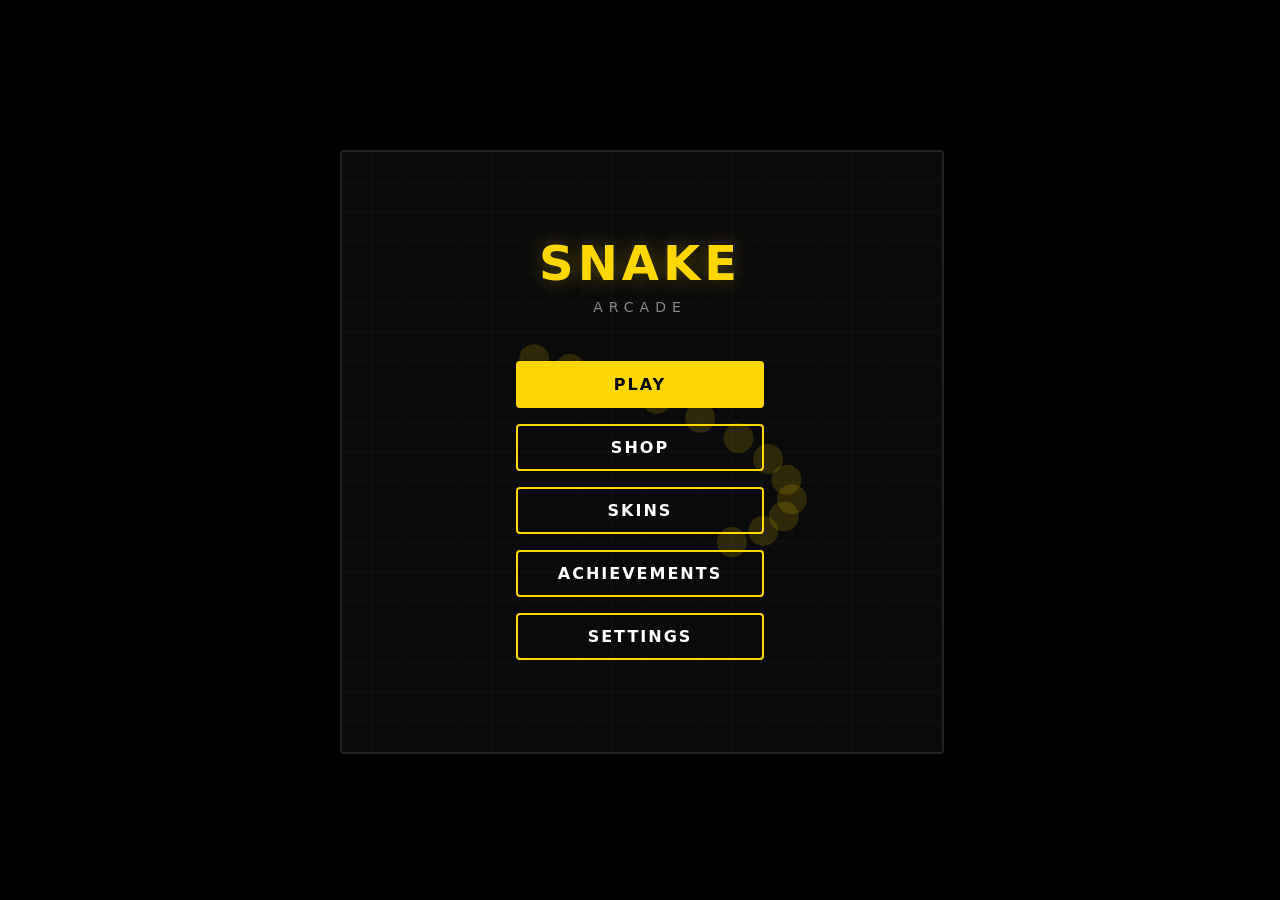
<file: index.html>
<!DOCTYPE html>
<html lang="en">
<head>
    <meta charset="UTF-8">
    <meta name="viewport" content="width=device-width, initial-scale=1.0">
    <title>Snake Arcade</title>
    <link rel="stylesheet" href="css/style.css">
</head>
<body>
    <div id="game-container">
        <canvas id="game-canvas"></canvas>

        <!-- Menu -->
        <div id="screen-menu" class="screen active">
            <div class="game-title">Snake</div>
            <div class="game-subtitle">Arcade</div>
            <div class="menu-buttons">
                <button id="btn-play" class="btn btn-primary">Play</button>
                <button id="btn-shop" class="btn">Shop</button>
                <button id="btn-skins" class="btn">Skins</button>
                <button id="btn-achievements" class="btn">Achievements</button>
                <button id="btn-settings" class="btn">Settings</button>
            </div>
        </div>

        <!-- Playing (empty - HUD drawn on canvas) -->
        <div id="screen-playing" class="screen"></div>

        <!-- Paused -->
        <div id="screen-paused" class="screen">
            <div class="pause-panel">
                <div class="pause-title">Paused</div>
                <button id="btn-resume" class="btn btn-primary">Resume</button>
                <button id="btn-quit" class="btn">Quit</button>
            </div>
        </div>

        <!-- Results -->
        <div id="screen-results" class="screen">
            <div class="results-panel">
                <div class="results-title">Game Over</div>
                <div id="result-high"></div>
                <div class="results-grid">
                    <div class="result-item">
                        <div class="result-label">Score</div>
                        <div class="result-value" id="result-score">0</div>
                    </div>
                    <div class="result-item">
                        <div class="result-label">Coins</div>
                        <div class="result-value coins" id="result-coins">+0</div>
                    </div>
                    <div class="result-item">
                        <div class="result-label">Length</div>
                        <div class="result-value" id="result-length">0</div>
                    </div>
                    <div class="result-item">
                        <div class="result-label">Food</div>
                        <div class="result-value" id="result-food">0</div>
                    </div>
                </div>
                <button id="btn-play-again" class="btn btn-primary">Play Again</button>
                <button id="btn-to-menu" class="btn">Menu</button>
            </div>
        </div>

        <!-- Settings -->
        <div id="screen-settings" class="screen">
            <div class="settings-panel">
                <div class="settings-title">Settings</div>
                <div class="settings-group">
                    <button id="btn-sound" class="btn">Sound: ON</button>
                    <button id="btn-difficulty" class="btn">Difficulty: Normal</button>
                </div>
                <div class="controls-info">
                    Arrow Keys / WASD — Move<br>
                    Escape — Pause
                </div>
                <br>
                <button id="btn-reset" class="btn btn-small btn-danger">Reset Progress</button>
                <br><br>
                <button id="btn-back-settings" class="btn btn-small">Back</button>
            </div>
        </div>

        <!-- Shop -->
        <div id="screen-shop" class="screen">
            <div class="shop-panel">
                <div class="shop-title">Shop</div>
                <div class="shop-coins">Coins: <span id="shop-coins">0</span></div>
                <div class="skin-grid" id="shop-grid"></div>
                <button id="btn-back-shop" class="btn btn-small">Back</button>
            </div>
        </div>

        <!-- Skins -->
        <div id="screen-skins" class="screen">
            <div class="skins-panel">
                <div class="shop-title">Skins</div>
                <div class="skin-grid" id="skins-grid"></div>
                <button id="btn-back-skins" class="btn btn-small">Back</button>
            </div>
        </div>

        <!-- Achievements -->
        <div id="screen-achievements" class="screen">
            <div class="achievements-panel">
                <div class="achievements-title">Achievements</div>
                <div class="achievements-grid" id="achievements-grid"></div>
                <button id="btn-back-achievements" class="btn btn-small">Back</button>
            </div>
        </div>
    </div>

    <!-- Scripts (order matters: dependencies first) -->
    <script src="js/constants.js"></script>
    <script src="js/utils.js"></script>
    <script src="js/persistence.js"></script>
    <script src="js/state.js"></script>
    <script src="js/audio.js"></script>
    <script src="js/input.js"></script>
    <script src="js/particles.js"></script>
    <script src="js/renderer.js"></script>
    <script src="js/achievements.js"></script>
    <script src="js/shop.js"></script>
    <script src="js/screens.js"></script>
    <script src="js/game.js"></script>
    <script src="js/main.js"></script>
</body>
</html>
</file>
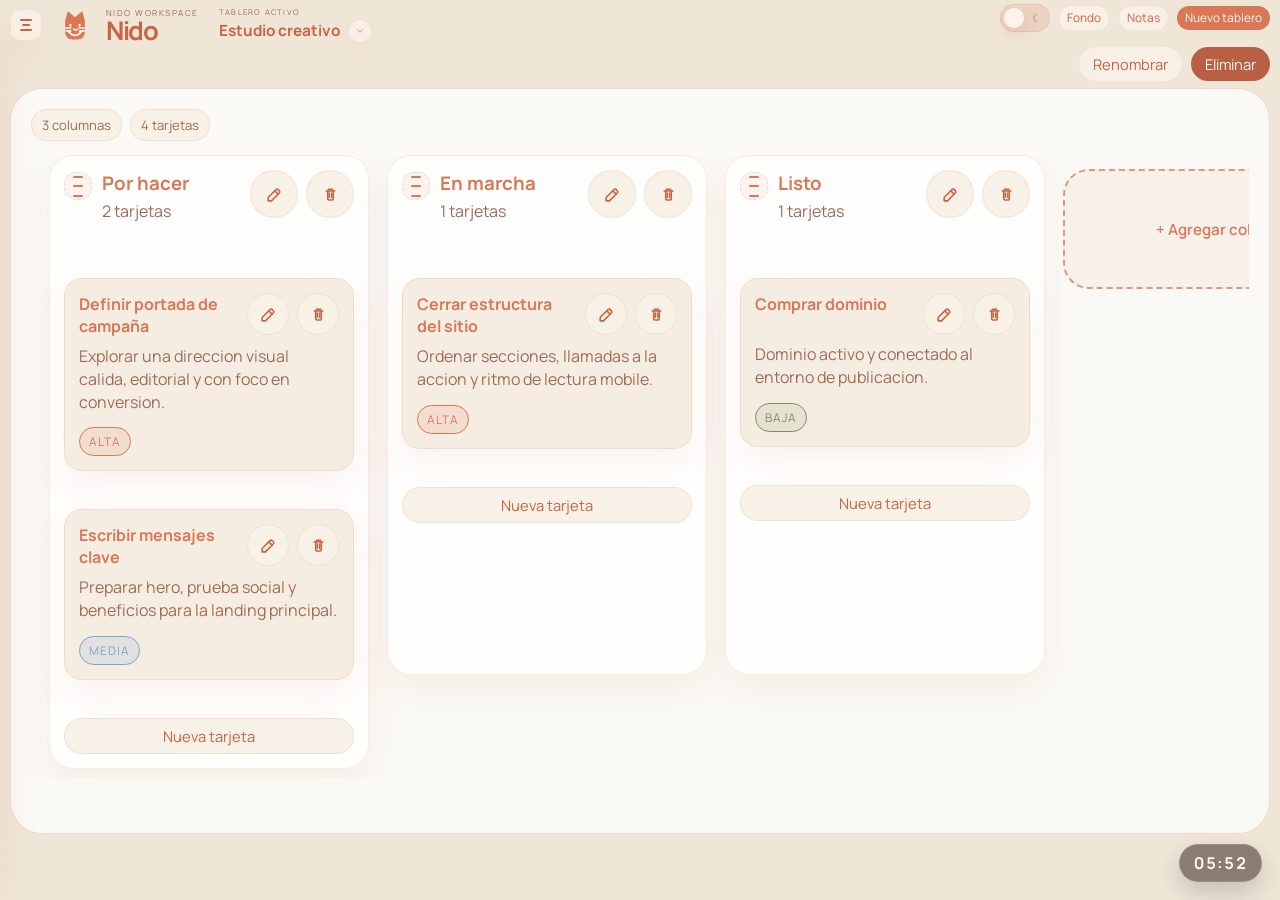
<file: taskboard 5.4/index.html>
<!DOCTYPE html>
<html lang="es">
  <head>
    <meta charset="UTF-8" />
    <meta name="viewport" content="width=device-width, initial-scale=1.0" />
    <title>Nido</title>
    <link rel="preconnect" href="https://fonts.googleapis.com" />
    <link rel="preconnect" href="https://fonts.gstatic.com" crossorigin />
    <link
      href="https://fonts.googleapis.com/css2?family=Manrope:wght@400;500;600;700;800&display=swap"
      rel="stylesheet"
    />
    <link rel="stylesheet" href="./styles.css" />
    <script defer src="./src/config.js"></script>
    <script defer src="./src/core/storage.js"></script>
    <script defer src="./src/ui/app.js"></script>
    <script defer src="./src/main.js"></script>
  </head>
  <body>
    <div id="app-root"></div>
    <dialog class="app-dialog" id="dialog-root" aria-label="Panel"></dialog>
  </body>
</html>
</file>
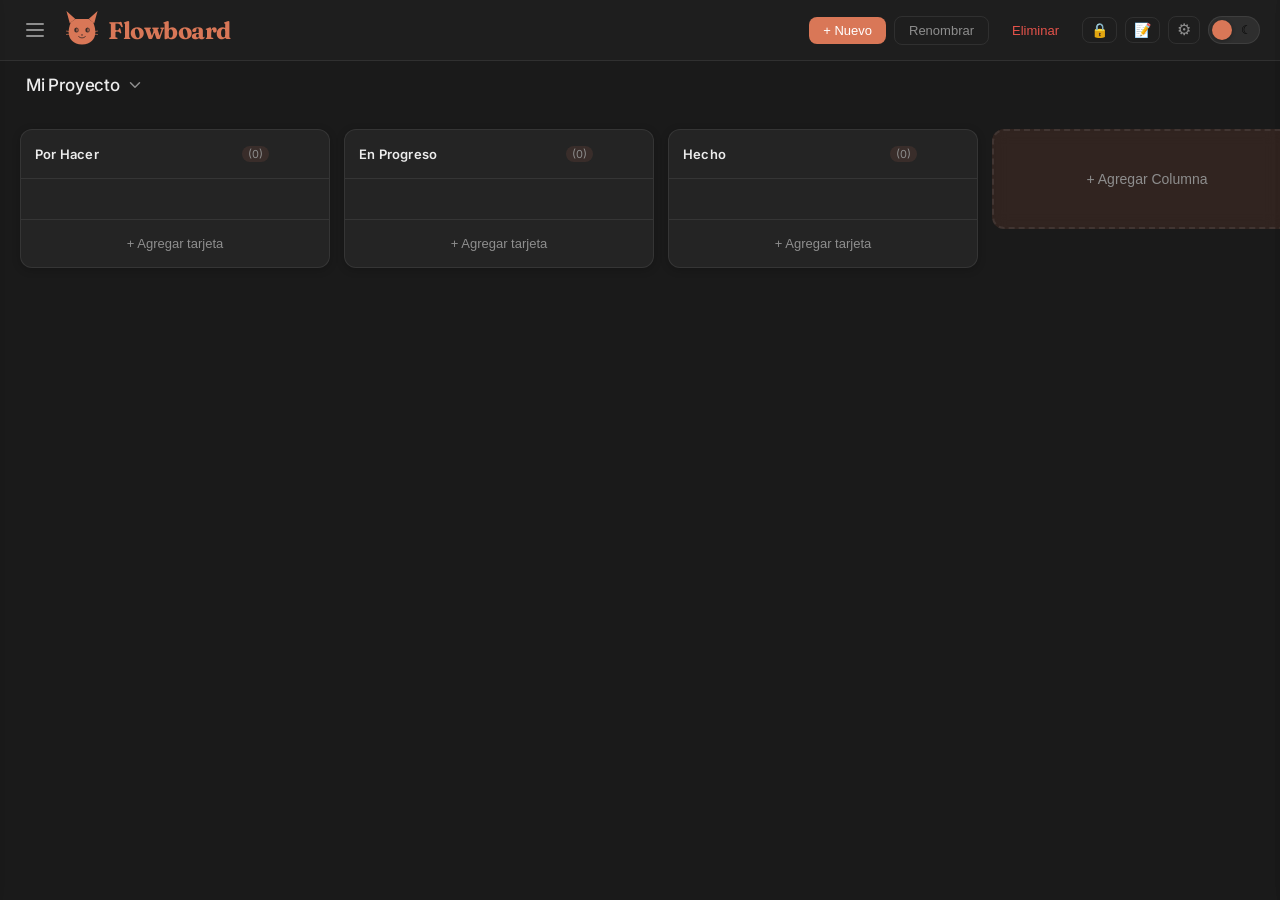
<file: taskboard claude/index.html>
<!DOCTYPE html>
<html lang="es">
<head>
    <meta charset="UTF-8">
    <meta name="viewport" content="width=device-width, initial-scale=1.0">
    <title>Flowboard</title>
    <link rel="preconnect" href="https://fonts.googleapis.com">
    <link rel="preconnect" href="https://fonts.gstatic.com" crossorigin>
    <link href="https://fonts.googleapis.com/css2?family=Inter:wght@400;500;600&family=Fraunces:wght@600;700&display=swap" rel="stylesheet">
    <link rel="stylesheet" href="css/style.css">
</head>
<body>
    <header id="header">
        <div class="header-left">
            <button id="btn-menu" class="btn-menu" title="Menu">
                <span></span><span></span><span></span>
            </button>
            <h1 class="logo"><svg class="logo-cat" width="36" height="40" viewBox="0 0 64 72" fill="currentColor">
                <!-- Orejas -->
                <path d="M10 24 L4 2 L20 16Z"/>
                <path d="M54 24 L60 2 L44 16Z"/>
                <!-- Cabeza y cuerpo -->
                <path d="M12 22 C12 22 8 30 8 40 C8 52 16 62 32 62 C48 62 56 52 56 40 C56 30 52 22 52 22 L44 16 L20 16Z"/>
                <!-- Ojos -->
                <ellipse cx="22" cy="36" rx="4" ry="4.5" fill="var(--bg-header)"/>
                <ellipse cx="42" cy="36" rx="4" ry="4.5" fill="var(--bg-header)"/>
                <!-- Pupilas -->
                <ellipse cx="23" cy="36" rx="2" ry="3" fill="currentColor" opacity="0.6"/>
                <ellipse cx="43" cy="36" rx="2" ry="3" fill="currentColor" opacity="0.6"/>
                <!-- Nariz -->
                <path d="M30 44 L32 47 L34 44Z" fill="var(--bg-header)"/>
                <!-- Boca -->
                <path d="M26 48 Q32 53 38 48" stroke="var(--bg-header)" stroke-width="1.5" fill="none" stroke-linecap="round"/>
                <!-- Bigotes -->
                <line x1="4" y1="38" x2="18" y2="40" stroke="currentColor" stroke-width="1.2" stroke-linecap="round"/>
                <line x1="4" y1="44" x2="18" y2="43" stroke="currentColor" stroke-width="1.2" stroke-linecap="round"/>
                <line x1="60" y1="38" x2="46" y2="40" stroke="currentColor" stroke-width="1.2" stroke-linecap="round"/>
                <line x1="60" y1="44" x2="46" y2="43" stroke="currentColor" stroke-width="1.2" stroke-linecap="round"/>
            </svg>Flowboard</h1>
        </div>
        <div class="header-right">
            <button id="btn-new-board" class="btn btn-primary">+ Nuevo</button>
            <button id="btn-rename-board" class="btn btn-ghost">Renombrar</button>
            <button id="btn-delete-board" class="btn btn-danger">Eliminar</button>
            <button id="btn-lock-board" class="btn-lock" title="Proteger con contrasena">&#128274;</button>
            <button id="btn-notes" class="btn-notes" title="Notas">&#128221;</button>
            <button id="btn-bg-settings" class="btn-bg-settings" title="Fondo">&#9881;</button>
            <button id="theme-toggle" class="theme-toggle" title="Cambiar tema">
                <div class="theme-toggle-track">
                    <span class="theme-toggle-icon sun">&#9728;</span>
                    <span class="theme-toggle-icon moon">&#9790;</span>
                </div>
                <div class="theme-toggle-thumb"></div>
            </button>
        </div>
    </header>

    <!-- Sidebar Menu -->
    <aside id="sidebar" class="sidebar">
        <div class="sidebar-header">
            <h3>Menu</h3>
            <button id="sidebar-close" class="bg-panel-close">&times;</button>
        </div>
        <div class="sidebar-body">
            <div class="sidebar-section">
                <div class="sidebar-section-title">Mis tableros</div>
                <div id="sidebar-boards"></div>
                <button id="sidebar-new-board" class="sidebar-action-btn">+ Crear tablero</button>
            </div>

            <div class="sidebar-section">
                <div class="sidebar-section-title">Plantillas</div>
                <div id="sidebar-templates" class="sidebar-templates"></div>
            </div>

            <div class="sidebar-section">
                <div class="sidebar-section-title">Estadisticas</div>
                <div id="sidebar-stats" class="sidebar-stats"></div>
            </div>

            <div class="sidebar-section">
                <div class="sidebar-section-title">Atajos de teclado</div>
                <div class="sidebar-shortcuts">
                    <div class="shortcut-item"><kbd>M</kbd> Abrir menu</div>
                    <div class="shortcut-item"><kbd>B</kbd> Nuevo tablero</div>
                    <div class="shortcut-item"><kbd>N</kbd> Abrir notas</div>
                    <div class="shortcut-item"><kbd>T</kbd> Cambiar tema</div>
                    <div class="shortcut-item"><kbd>Esc</kbd> Cerrar paneles</div>
                </div>
            </div>
        </div>
    </aside>
    <div id="sidebar-overlay" class="sidebar-overlay hidden"></div>

    <div id="board-bar" class="board-bar">
        <button id="board-selector" class="board-selector-btn">
            <span id="board-name" class="board-name">Mi Proyecto</span>
            <svg class="board-chevron" width="18" height="18" viewBox="0 0 24 24" fill="none" stroke="currentColor" stroke-width="2" stroke-linecap="round" stroke-linejoin="round"><polyline points="6 9 12 15 18 9"></polyline></svg>
        </button>
        <div id="board-dropdown" class="board-dropdown hidden"></div>
    </div>

    <main id="board-container">
        <!-- Columns rendered dynamically -->
    </main>

    <!-- Background Settings Panel -->
    <aside id="bg-panel" class="bg-panel">
        <div class="bg-panel-header">
            <h3>Fondo del tablero</h3>
            <button id="bg-panel-close" class="bg-panel-close">&times;</button>
        </div>
        <div class="bg-panel-body">
            <div class="bg-section">
                <div class="bg-section-title">Color personalizado</div>
                <div class="bg-color-row">
                    <input type="color" id="bg-color-picker" class="bg-color-input" value="#1a1a1a">
                    <button id="bg-color-apply" class="btn btn-primary bg-color-apply">Aplicar color</button>
                </div>
            </div>

            <div class="bg-section">
                <div class="bg-section-title">Colores predefinidos</div>
                <div id="bg-preset-colors" class="bg-preset-colors"></div>
            </div>

            <div class="bg-section">
                <div class="bg-section-title">Imagenes</div>
                <div id="bg-image-grid" class="bg-image-grid"></div>
            </div>

            <div class="bg-section">
                <div class="bg-section-title">Imagen personalizada</div>
                <button id="bg-upload-btn" class="bg-upload-btn">Subir imagen</button>
                <input type="file" id="bg-file-input" accept="image/*">
            </div>

            <div class="bg-section">
                <button id="bg-reset" class="btn btn-ghost bg-reset-btn">Restablecer fondo</button>
            </div>
        </div>
    </aside>

    <!-- Notes Panel -->
    <aside id="notes-panel" class="notes-panel">
        <div class="notes-panel-header">
            <h3>Mis Notas</h3>
            <button id="notes-panel-close" class="bg-panel-close">&times;</button>
        </div>
        <div id="notes-list" class="notes-panel-body"></div>
        <div class="notes-add-bar">
            <input type="text" id="notes-input" placeholder="Escribe una nota..." autocomplete="off">
            <button id="notes-add-btn">Agregar</button>
        </div>
    </aside>

    <div id="modal-overlay" class="modal-overlay hidden">
        <div class="modal">
            <h2 id="modal-title"></h2>
            <div id="modal-body"></div>
            <div class="modal-actions">
                <button id="modal-cancel" class="btn btn-ghost">Cancelar</button>
                <button id="modal-confirm" class="btn btn-primary">Confirmar</button>
            </div>
        </div>
    </div>

    <script src="js/constants.js"></script>
    <script src="js/utils.js"></script>
    <script src="js/storage.js"></script>
    <script src="js/state.js"></script>
    <script src="js/modal.js"></script>
    <script src="js/board.js"></script>
    <script src="js/column.js"></script>
    <script src="js/card.js"></script>
    <script src="js/dragdrop.js"></script>
    <script src="js/theme.js"></script>
    <script src="js/background.js"></script>
    <script src="js/notes.js"></script>
    <script src="js/sidebar.js"></script>
    <script src="js/render.js"></script>
    <script src="js/app.js"></script>
</body>
</html>
</file>
<file: css/style.css>
/* ─── Base Reset ──────────────────────────────────────────────────────────── */
* { margin: 0; padding: 0; box-sizing: border-box; }

body {
    background: #000;
    color: #fff;
    font-family: 'Segoe UI', system-ui, -apple-system, sans-serif;
    display: flex;
    justify-content: center;
    align-items: center;
    min-height: 100vh;
    overflow: hidden;
    user-select: none;
}

/* ─── Game Container ─────────────────────────────────────────────────────── */
#game-container {
    position: relative;
    width: 600px;
    height: 600px;
}

#game-canvas {
    display: block;
    border: 2px solid #222;
    border-radius: 4px;
}

/* ─── Screens ────────────────────────────────────────────────────────────── */
.screen {
    position: absolute;
    top: 0; left: 0;
    width: 100%;
    height: 100%;
    display: flex;
    flex-direction: column;
    align-items: center;
    justify-content: center;
    pointer-events: none;
    opacity: 0;
    transition: opacity 0.2s ease;
    z-index: 10;
}

.screen.active {
    pointer-events: auto;
    opacity: 1;
}

.screen-enter { animation: screenIn 0.2s ease; }
.screen-exit  { animation: screenOut 0.2s ease; }

@keyframes screenIn  { from { opacity: 0; transform: scale(0.97); } to { opacity: 1; transform: scale(1); } }
@keyframes screenOut { from { opacity: 1; } to { opacity: 0; } }

/* ─── Menu Screen ────────────────────────────────────────────────────────── */
.game-title {
    font-size: 48px;
    font-weight: 900;
    color: #FFD700;
    letter-spacing: 4px;
    text-transform: uppercase;
    margin-bottom: 8px;
    text-shadow: 0 0 20px rgba(255, 215, 0, 0.3);
}

.game-subtitle {
    font-size: 14px;
    color: #888;
    letter-spacing: 6px;
    text-transform: uppercase;
    margin-bottom: 40px;
}

/* ─── Buttons ────────────────────────────────────────────────────────────── */
.btn {
    background: transparent;
    color: #fff;
    border: 2px solid #FFD700;
    padding: 12px 40px;
    font-size: 16px;
    font-weight: 600;
    letter-spacing: 2px;
    text-transform: uppercase;
    cursor: pointer;
    transition: all 0.15s ease;
    margin: 6px;
    min-width: 220px;
    font-family: inherit;
    border-radius: 4px;
}

.btn:hover {
    background: #FFD700;
    color: #000;
    transform: scale(1.03);
}

.btn:active {
    transform: scale(0.98);
}

.btn-primary {
    background: #FFD700;
    color: #000;
}

.btn-primary:hover {
    background: #FFF;
    border-color: #FFF;
}

.btn-small {
    padding: 6px 16px;
    font-size: 12px;
    min-width: auto;
    letter-spacing: 1px;
}

.btn.disabled, .btn:disabled {
    opacity: 0.4;
    cursor: default;
    pointer-events: none;
}

.btn-danger {
    border-color: #FF4444;
    color: #FF4444;
}

.btn-danger:hover {
    background: #FF4444;
    color: #000;
}

.menu-buttons {
    display: flex;
    flex-direction: column;
    gap: 4px;
}

/* ─── Results Screen ─────────────────────────────────────────────────────── */
.results-panel {
    background: rgba(0, 0, 0, 0.9);
    border: 1px solid #333;
    border-radius: 8px;
    padding: 30px 50px;
    text-align: center;
}

.results-title {
    font-size: 28px;
    font-weight: 800;
    color: #FFD700;
    margin-bottom: 20px;
    letter-spacing: 3px;
}

.results-grid {
    display: grid;
    grid-template-columns: 1fr 1fr;
    gap: 16px 30px;
    margin-bottom: 24px;
}

.result-item {
    text-align: center;
}

.result-label {
    font-size: 11px;
    color: #888;
    text-transform: uppercase;
    letter-spacing: 2px;
}

.result-value {
    font-size: 28px;
    font-weight: 700;
    color: #fff;
}

.result-value.coins { color: #FFD700; }

#result-high {
    font-size: 14px;
    margin-bottom: 16px;
    letter-spacing: 2px;
}

/* ─── Settings ───────────────────────────────────────────────────────────── */
.settings-panel {
    background: rgba(0, 0, 0, 0.9);
    border: 1px solid #333;
    border-radius: 8px;
    padding: 30px 50px;
    text-align: center;
}

.settings-title {
    font-size: 24px;
    font-weight: 700;
    color: #FFD700;
    margin-bottom: 24px;
    letter-spacing: 3px;
}

.settings-group {
    display: flex;
    flex-direction: column;
    gap: 8px;
    margin-bottom: 20px;
}

.controls-info {
    font-size: 12px;
    color: #666;
    margin-top: 8px;
    line-height: 1.6;
}

/* ─── Shop & Skins ───────────────────────────────────────────────────────── */
.shop-panel, .skins-panel {
    background: rgba(0, 0, 0, 0.92);
    border: 1px solid #333;
    border-radius: 8px;
    padding: 24px;
    max-height: 560px;
    overflow-y: auto;
    text-align: center;
}

.shop-title {
    font-size: 24px;
    font-weight: 700;
    color: #FFD700;
    margin-bottom: 4px;
    letter-spacing: 3px;
}

.shop-coins {
    font-size: 14px;
    color: #FFD700;
    margin-bottom: 16px;
}

.skin-grid {
    display: grid;
    grid-template-columns: repeat(2, 1fr);
    gap: 12px;
    margin-bottom: 16px;
}

.skin-card {
    background: rgba(255, 255, 255, 0.04);
    border: 1px solid #333;
    border-radius: 6px;
    padding: 12px;
    text-align: center;
    transition: border-color 0.15s;
}

.skin-card.active {
    border-color: #FFD700;
}

.skin-card.owned {
    border-color: #555;
}

.skin-preview {
    display: flex;
    gap: 4px;
    justify-content: center;
    margin-bottom: 8px;
}

.skin-seg {
    width: 24px;
    height: 24px;
    border-radius: 4px;
}

.skin-name {
    font-size: 12px;
    font-weight: 600;
    margin-bottom: 8px;
    color: #ccc;
}

/* ─── Achievements ───────────────────────────────────────────────────────── */
.achievements-panel {
    background: rgba(0, 0, 0, 0.92);
    border: 1px solid #333;
    border-radius: 8px;
    padding: 24px;
    max-height: 520px;
    overflow-y: auto;
    text-align: center;
    width: 420px;
}

.achievements-title {
    font-size: 24px;
    font-weight: 700;
    color: #FFD700;
    margin-bottom: 16px;
    letter-spacing: 3px;
}

.achievements-grid {
    display: flex;
    flex-direction: column;
    gap: 8px;
    margin-bottom: 16px;
}

.achievement-card {
    display: flex;
    align-items: center;
    gap: 12px;
    padding: 10px 14px;
    background: rgba(255, 255, 255, 0.03);
    border: 1px solid #222;
    border-radius: 6px;
    text-align: left;
    opacity: 0.4;
}

.achievement-card.unlocked {
    opacity: 1;
    border-color: #444;
}

.achievement-icon {
    font-size: 24px;
    width: 36px;
    text-align: center;
}

.achievement-name {
    font-size: 13px;
    font-weight: 600;
    color: #fff;
}

.achievement-desc {
    font-size: 11px;
    color: #888;
}

/* ─── Paused ─────────────────────────────────────────────────────────────── */
.pause-panel {
    background: rgba(0, 0, 0, 0.85);
    border: 1px solid #333;
    border-radius: 8px;
    padding: 30px 50px;
    text-align: center;
}

.pause-title {
    font-size: 32px;
    font-weight: 800;
    color: #FFD700;
    margin-bottom: 24px;
    letter-spacing: 4px;
}

/* ─── Scrollbar ──────────────────────────────────────────────────────────── */
::-webkit-scrollbar { width: 6px; }
::-webkit-scrollbar-track { background: transparent; }
::-webkit-scrollbar-thumb { background: #333; border-radius: 3px; }

/* ─── Responsive ─────────────────────────────────────────────────────────── */
@media (max-width: 640px) {
    #game-container {
        width: 100vw;
        height: 100vw;
        max-width: 600px;
        max-height: 600px;
    }
    #game-canvas {
        width: 100%;
        height: 100%;
    }
    .game-title { font-size: 32px; }
    .btn { padding: 10px 28px; font-size: 14px; min-width: 180px; }
    .skin-grid { grid-template-columns: repeat(2, 1fr); }
}
</file>
<file: taskboard 5.4/styles.css>
:root {
  --font-ui: "Manrope", "Avenir Next", "Segoe UI", sans-serif;
  --scene-color: #faf9f5;
  --scene-image: none;
  --radius-xl: 30px;
  --radius-lg: 22px;
  --radius-md: 18px;
  --radius-sm: 14px;
  --duration-fast: 160ms;
  --duration-base: 240ms;
  --duration-slow: 420ms;
}

@keyframes riseFade {
  from {
    transform: translateY(14px) scale(0.985);
  }

  to {
    transform: translateY(0) scale(1);
  }
}

@keyframes softenIn {
  from {
    transform: translateY(10px);
  }

  to {
    transform: translateY(0);
  }
}

@keyframes glowPulse {
  0%,
  100% {
    box-shadow: 0 0 0 rgba(217, 119, 87, 0);
  }

  50% {
    box-shadow: 0 0 0 8px rgba(217, 119, 87, 0.08);
  }
}

:root[data-theme="light"] {
  --page: #efe6d8;
  --surface: rgba(248, 241, 231, 0.96);
  --surface-soft: rgba(242, 232, 220, 0.96);
  --surface-strong: #f5ede2;
  --card: rgba(245, 236, 225, 0.95);
  --ink: #c96442;
  --ink-soft: #9d6c58;
  --line: rgba(201, 100, 66, 0.12);
  --line-strong: rgba(201, 100, 66, 0.2);
  --accent: #d97757;
  --accent-strong: #c96442;
  --accent-soft: rgba(217, 119, 87, 0.14);
  --accent-cool: #7aa4d1;
  --accent-cool-soft: rgba(122, 164, 209, 0.16);
  --accent-green: #7b8f62;
  --shadow: 0 14px 34px rgba(201, 100, 66, 0.08);
  --drawer-shadow: 0 18px 48px rgba(201, 100, 66, 0.14);
  --toggle-track: rgba(201, 100, 66, 0.14);
  --toggle-thumb: #fff3eb;
}

:root[data-theme="dark"] {
  --page: #2f1813;
  --surface: rgba(49, 28, 21, 0.96);
  --surface-soft: rgba(58, 34, 27, 0.96);
  --surface-strong: #3d241d;
  --card: rgba(63, 37, 29, 0.96);
  --ink: #f3b198;
  --ink-soft: #e4b39f;
  --line: rgba(243, 177, 152, 0.12);
  --line-strong: rgba(243, 177, 152, 0.22);
  --accent: #f09d80;
  --accent-strong: #f3b198;
  --accent-soft: rgba(224, 145, 116, 0.14);
  --accent-cool: #8ab5e1;
  --accent-cool-soft: rgba(138, 181, 225, 0.18);
  --accent-green: #91a876;
  --shadow: 0 16px 44px rgba(18, 8, 5, 0.24);
  --drawer-shadow: 0 18px 56px rgba(18, 8, 5, 0.34);
  --toggle-track: rgba(243, 177, 152, 0.16);
  --toggle-thumb: #5a3128;
}

* {
  box-sizing: border-box;
  font-family: var(--font-ui);
}

html,
body {
  margin: 0;
  min-height: 100%;
}

body {
  font-family: var(--font-ui);
  color: var(--ink);
  background: var(--page);
  padding: 4px 10px;
  transition:
    background-color var(--duration-base) ease,
    color var(--duration-base) ease;
}

button,
input,
textarea,
select {
  font: inherit;
}

button {
  border: 0;
  cursor: pointer;
}

h1,
h2,
h3,
p {
  margin-top: 0;
}

body,
button,
input,
textarea,
select,
h1,
h2,
h3,
strong,
label,
span,
small,
p {
  font-family: var(--font-ui);
}

.shell {
  max-width: 1600px;
  margin: 0 auto;
}

.topbar {
  position: relative;
  z-index: 20;
  display: flex;
  justify-content: space-between;
  align-items: flex-start;
  gap: 6px;
  margin-bottom: 0;
}

.topbar__left,
.topbar__right,
.board-actions,
.column-actions,
.card-footer,
.dialog-actions,
.status-row,
.appearance-form,
.upload-preview__actions {
  display: flex;
  gap: 8px;
  align-items: center;
  flex-wrap: wrap;
}

.topbar__left {
  display: flex;
  align-items: center;
}

.topbar__left-main {
  display: flex;
  align-items: center;
  gap: 12px;
  flex-wrap: nowrap;
  width: 100%;
}

.topbar__right {
  justify-content: flex-end;
}

.topbar-clock {
  position: fixed;
  right: 18px;
  bottom: 18px;
  z-index: 45;
  min-width: 78px;
  padding: 10px 14px;
  border-radius: 999px;
  background: rgba(49, 28, 21, 0.52);
  border: 1px solid rgba(255, 247, 242, 0.14);
  color: #fff7f2;
  font-size: 1.02rem;
  font-weight: 700;
  line-height: 1;
  letter-spacing: 0.08em;
  font-variant-numeric: tabular-nums;
  text-align: center;
  box-shadow: 0 10px 24px rgba(21, 9, 5, 0.18);
  pointer-events: none;
}

.brand-mark {
  display: flex;
  align-items: center;
  gap: 10px;
  flex-wrap: nowrap;
}

.brand-logo {
  width: 42px;
  height: 42px;
  display: grid;
  place-items: center;
  flex: 0 0 auto;
}

.brand-logo svg {
  width: 100%;
  height: 100%;
  display: block;
  fill: var(--accent);
}

.brand-logo__line {
  fill: none;
  stroke: #fff7f2;
  stroke-linecap: round;
  stroke-linejoin: round;
  stroke-width: 2.7;
}

.brand-logo__eye {
  fill: #fff7f2;
}

.brand-logo__nose,
.brand-logo__whisker {
  fill: none;
  stroke: #fff7f2;
  stroke-linecap: round;
  stroke-linejoin: round;
  stroke-width: 2.4;
}

.brand-lockup h1 {
  margin: 0;
  font-size: clamp(1.12rem, 2vw, 1.7rem);
  line-height: 0.9;
  letter-spacing: -0.05em;
}

.eyebrow {
  margin: 0 0 1px;
  text-transform: uppercase;
  letter-spacing: 0.18em;
  font-size: 0.52rem;
  color: var(--ink-soft);
}

.menu-button {
  width: 32px;
  height: 32px;
  border-radius: 10px;
  background: var(--surface);
  border: 1px solid var(--line);
  box-shadow: var(--shadow);
  display: flex;
  flex-direction: column;
  justify-content: center;
  align-items: center;
  gap: 3px;
}

.menu-button span {
  display: block;
  width: 12px;
  height: 2px;
  border-radius: 999px;
  background: var(--ink);
}

.menu-button span:nth-child(2) {
  width: 8px;
}

.menu-button span:nth-child(3) {
  width: 12px;
}

.board-switcher {
  margin-bottom: 0;
}

.board-tabs {
  display: flex;
  gap: 6px;
  overflow-x: auto;
  padding-bottom: 0;
}

.board-tab {
  flex: 0 0 auto;
  min-width: 82px;
  padding: 5px 8px;
  border-radius: 12px;
  text-align: left;
  background: var(--surface);
  border: 1px solid var(--line);
  box-shadow: var(--shadow);
}

.board-tab strong {
  display: block;
  font-size: 0.74rem;
  line-height: 1.1;
}

.board-tab span {
  display: block;
  margin-top: 1px;
  font-size: 0.58rem;
  color: var(--ink-soft);
}

.board-tab.is-active {
  background: linear-gradient(135deg, var(--accent-soft), var(--accent-cool-soft));
  border-color: rgba(217, 119, 87, 0.34);
}

.drawer-shell {
  position: fixed;
  inset: 0;
  z-index: 80;
  pointer-events: none;
}

.drawer-shell.is-open {
  pointer-events: auto;
}

.drawer-backdrop {
  position: fixed;
  inset: 0;
  z-index: 0;
  background: rgba(20, 20, 19, 0.06);
  opacity: 0;
  transition: opacity var(--duration-base) ease;
}

.drawer {
  position: fixed;
  top: 16px;
  left: 16px;
  bottom: 16px;
  z-index: 1;
  width: min(360px, calc(100vw - 32px));
  padding: 18px;
  border-radius: 28px;
  background: var(--surface);
  border: 1px solid var(--line);
  box-shadow: var(--drawer-shadow);
  overflow: auto;
  transform: translateX(calc(-100% - 24px));
  transition: transform var(--duration-base) cubic-bezier(0.2, 0.9, 0.2, 1);
}

.drawer-shell.is-open .drawer-backdrop {
  opacity: 1;
}

.drawer-shell.is-open .drawer {
  transform: translateX(0);
}

.drawer__header,
.drawer-section__head {
  display: flex;
  justify-content: space-between;
  align-items: center;
  gap: 12px;
}

.drawer__header {
  margin-bottom: 18px;
}

.drawer__header h2,
.drawer-section__head h3 {
  margin-bottom: 0;
  color: var(--accent);
}

.drawer-section {
  display: grid;
  gap: 12px;
  margin-bottom: 18px;
}

.menu-grid {
  display: grid;
  gap: 10px;
}

.menu-card {
  width: 100%;
  padding: 12px;
  text-align: left;
  border-radius: 18px;
  background: var(--surface-strong);
  border: 1px solid var(--line);
  box-shadow: var(--shadow);
  color: var(--ink);
  transition:
    transform var(--duration-fast) ease,
    border-color var(--duration-fast) ease,
    background-color var(--duration-fast) ease;
}

.menu-card strong {
  display: block;
  margin-bottom: 4px;
  font-size: 0.94rem;
  color: var(--accent);
}

.menu-card span {
  display: block;
  color: var(--ink-soft);
  font-size: 0.78rem;
  line-height: 1.35;
}

.drawer-card strong,
.metric-chip strong {
  color: var(--accent);
}

.drawer-list {
  display: grid;
  gap: 10px;
}

.board-card,
.drawer-card,
.metric-chip,
.kanban-column,
.task-card,
.empty-state,
.mini-empty,
.dialog-card,
.upload-preview {
  border: 1px solid var(--line);
  box-shadow: var(--shadow);
}

.board-card {
  width: 100%;
  background: var(--surface-strong);
  border-radius: 18px;
  padding: 14px;
  text-align: left;
  transition:
    transform var(--duration-fast) ease,
    border-color var(--duration-fast) ease,
    background-color var(--duration-fast) ease,
    box-shadow var(--duration-fast) ease;
}

.board-card:hover,
.board-card:focus-visible,
.task-card:hover,
.task-card:focus-visible,
.preset-card:hover,
.preset-card:focus-visible {
  transform: translateY(-1px);
}

.board-card.is-active {
  background: linear-gradient(135deg, var(--accent-soft), var(--accent-cool-soft));
  border-color: rgba(217, 119, 87, 0.34);
}

.board-card strong {
  display: block;
  margin-bottom: 4px;
}

.board-card span,
.drawer-card p,
.metric-chip span,
.column-subtitle,
.task-card p,
.mini-empty p,
.empty-state p,
.dialog-card p,
.muted {
  color: var(--ink-soft);
}

.drawer-card {
  background: var(--surface-strong);
  border-radius: 22px;
  padding: 12px;
}

.drawer-card__preview {
  height: 110px;
  border-radius: 16px;
  background-size: cover;
  background-position: center;
  background-repeat: no-repeat;
  margin-bottom: 12px;
}

.drawer-card strong {
  display: block;
  margin-bottom: 4px;
}

.drawer-metrics {
  display: grid;
  grid-template-columns: repeat(2, minmax(0, 1fr));
  gap: 10px;
}

.metric-chip {
  background: var(--surface-strong);
  border-radius: 18px;
  padding: 12px;
}

.metric-chip strong {
  display: block;
  margin-top: 8px;
  font-size: 1.35rem;
}

.workspace {
  position: relative;
  z-index: 1;
  min-width: 0;
}

.board-panel {
  display: grid;
  gap: 6px;
}

.board-stage {
  position: relative;
  min-height: calc(100vh - 154px);
  border-radius: 32px;
  overflow: hidden;
  background: var(--surface-soft);
  border: 1px solid var(--line);
}

.board-stage::before {
  content: "";
  position: absolute;
  inset: 0;
  background-image: var(--scene-image);
  background-color: var(--scene-color);
  background-size: cover;
  background-position: center;
}

.board-stage__content {
  position: relative;
  z-index: 1;
  padding: 20px;
}

.board-stage__status {
  margin-bottom: 14px;
  justify-content: flex-start;
  align-items: flex-start;
}

.board-stage--empty::before {
  opacity: 0.18;
}

.notes-page {
  display: grid;
  grid-template-columns: 300px minmax(0, 1fr);
  gap: 16px;
  min-height: calc(100vh - 120px);
}

.notes-sidebar,
.notes-editor-shell {
  background: var(--surface);
  border: 1px solid var(--line);
  box-shadow: var(--shadow);
  border-radius: 28px;
  padding: 18px;
}

.notes-sidebar {
  display: grid;
  align-content: start;
  gap: 14px;
}

.notes-sidebar__header,
.notes-editor__toolbar {
  display: flex;
  justify-content: space-between;
  align-items: center;
  gap: 12px;
}

.notes-sidebar__header h2 {
  margin-bottom: 0;
}

.notes-list {
  display: grid;
  gap: 10px;
}

.note-list-item {
  width: 100%;
  text-align: left;
  padding: 14px;
  border-radius: 18px;
  background: var(--surface-soft);
  border: 1px solid var(--line);
  transition:
    transform var(--duration-fast) ease,
    border-color var(--duration-fast) ease,
    background-color var(--duration-fast) ease;
}

.note-list-item:hover {
  transform: translateY(-1px);
}

.note-list-item.is-active {
  background: linear-gradient(135deg, var(--accent-soft), var(--accent-cool-soft));
  border-color: rgba(217, 119, 87, 0.34);
}

.note-list-item strong,
.note-list-item span,
.note-list-item small {
  display: block;
}

.note-list-item strong {
  color: var(--accent);
  margin-bottom: 6px;
  font-size: 0.95rem;
}

.note-list-item span,
.note-list-item small,
.notes-editor__meta {
  color: var(--ink-soft);
}

.note-list-item small {
  margin-top: 8px;
  font-size: 0.72rem;
}

.notes-empty {
  display: grid;
  gap: 12px;
  justify-items: center;
}

.notes-editor-shell {
  display: grid;
  align-content: start;
  gap: 14px;
}

.notes-editor {
  display: grid;
  gap: 14px;
}

.notes-title-input,
.notes-content-input {
  width: 100%;
  border-radius: 20px;
  border: 1px solid var(--line);
  background: var(--surface-soft);
  color: var(--ink);
  padding: 14px 16px;
}

.notes-title-input {
  font-size: clamp(1.1rem, 1.8vw, 1.55rem);
  font-weight: 700;
}

.notes-content-input {
  min-height: 420px;
  resize: vertical;
  line-height: 1.6;
}

.notes-editor-empty {
  margin-top: 4vh;
}

.button-primary--small,
.button-danger--small {
  padding: 8px 12px;
  font-size: 0.84rem;
}

.board-toolbar {
  display: flex;
  justify-content: flex-end;
  align-items: center;
  gap: 14px;
}

.topbar-board {
  position: relative;
  z-index: 21;
  display: grid;
  gap: 2px;
  justify-items: flex-start;
  margin: 0 0 0 8px;
}

.topbar-board .eyebrow {
  margin-bottom: 0;
  font-size: 0.48rem;
  letter-spacing: 0.16em;
}

.board-title-row {
  display: inline-flex;
  align-items: center;
  gap: 8px;
  margin-bottom: 0;
}

.board-title-row h2 {
  margin: 0;
  font-size: clamp(0.9rem, 1.2vw, 1.2rem);
  line-height: 0.92;
}

.board-menu-toggle {
  width: 24px;
  height: 24px;
  border-radius: 999px;
  display: inline-flex;
  align-items: center;
  justify-content: center;
  background: var(--surface);
  color: var(--accent);
  border: 1px solid var(--line);
  box-shadow: var(--shadow);
  transition:
    transform var(--duration-fast) ease,
    background-color var(--duration-fast) ease,
    border-color var(--duration-fast) ease;
}

.board-menu-toggle:hover {
  transform: translateY(-1px);
}

.board-menu-toggle svg {
  width: 12px;
  height: 12px;
  fill: none;
  stroke: currentColor;
  stroke-width: 2;
  stroke-linecap: round;
  stroke-linejoin: round;
}

.board-menu-popover {
  position: absolute;
  top: calc(100% + 6px);
  left: 0;
  z-index: 30;
  min-width: 170px;
  max-width: 190px;
  display: grid;
  gap: 6px;
  padding: 8px;
  border-radius: 16px;
  background: var(--surface);
  border: 1px solid var(--line);
  box-shadow: var(--drawer-shadow);
  animation: softenIn var(--duration-fast) ease both;
}

.board-menu-item {
  display: grid;
  gap: 2px;
  width: 100%;
  padding: 8px 10px;
  text-align: left;
  border-radius: 12px;
  background: var(--surface-soft);
  border: 1px solid var(--line);
  color: var(--ink);
  transition:
    transform var(--duration-fast) ease,
    border-color var(--duration-fast) ease,
    background-color var(--duration-fast) ease;
}

.board-menu-item:hover {
  transform: translateY(-1px);
  border-color: var(--line-strong);
}

.board-menu-item strong {
  font-size: 0.84rem;
}

.board-menu-item span,
.board-menu-empty {
  font-size: 0.7rem;
  color: var(--ink-soft);
}

.board-menu-empty {
  margin: 0;
  padding: 6px 8px;
}

.pill {
  display: inline-flex;
  align-items: center;
  gap: 8px;
  padding: 6px 10px;
  border-radius: 999px;
  background: var(--surface);
  border: 1px solid var(--line);
  font-family: var(--font-ui);
  font-size: 0.82rem;
  color: var(--ink-soft);
}

.button-primary,
.button-secondary,
.button-ghost,
.button-danger,
.icon-button {
  border-radius: 999px;
  padding: 9px 14px;
  font-size: 0.92rem;
  line-height: 1.1;
  transition:
    transform var(--duration-fast) ease,
    background-color var(--duration-fast) ease,
    color var(--duration-fast) ease,
    border-color var(--duration-fast) ease,
    box-shadow var(--duration-fast) ease;
}

.button-primary:hover,
.button-secondary:hover,
.button-ghost:hover,
.button-danger:hover,
.icon-button:hover,
.board-tab:hover,
.board-card:hover,
.theme-toggle:hover {
  transform: translateY(-1px);
}

.button-primary:active,
.button-secondary:active,
.button-ghost:active,
.button-danger:active,
.icon-button:active,
.board-tab:active,
.board-card:active,
.theme-toggle:active {
  transform: translateY(0) scale(0.985);
}

.button-primary {
  background: var(--accent);
  color: #fff9f4;
}

.button-secondary {
  background: var(--ink);
  color: var(--surface-strong);
}

.button-ghost,
.icon-button {
  background: var(--surface);
  color: var(--ink);
  border: 1px solid var(--line);
}

.icon-button {
  width: 48px;
  min-width: 48px;
  height: 48px;
  padding: 0;
  display: inline-flex;
  align-items: center;
  justify-content: center;
}

.icon-button svg {
  width: 19px;
  height: 19px;
  fill: none;
  stroke: currentColor;
  stroke-width: 2;
  stroke-linecap: round;
  stroke-linejoin: round;
}

.icon-button--card {
  width: 42px;
  min-width: 42px;
  height: 42px;
}

.button-danger {
  background: #b85f44;
  color: #fff7f2;
}

.button-ghost--small {
  padding: 7px 10px;
  font-size: 0.84rem;
}

.button-ghost--footer {
  width: 100%;
  justify-content: center;
}

.topbar__right .button-primary,
.topbar__right .button-secondary,
.topbar__right .button-ghost,
.topbar__right .button-danger {
  padding: 5px 8px;
  font-size: 0.74rem;
}

.theme-toggle {
  display: inline-flex;
  align-items: center;
  padding: 0;
  background: transparent;
  border-radius: 999px;
  transition: transform var(--duration-fast) ease;
}

.theme-toggle__track {
  position: relative;
  display: block;
  width: 50px;
  height: 28px;
  border-radius: 999px;
  background: var(--toggle-track);
  border: 1px solid var(--line);
  box-shadow: inset 0 1px 0 rgba(255, 255, 255, 0.08);
  transition:
    background-color var(--duration-base) ease,
    border-color var(--duration-base) ease,
    box-shadow var(--duration-base) ease;
}

.theme-toggle__sun,
.theme-toggle__moon {
  position: absolute;
  top: 50%;
  transform: translateY(-50%);
  font-size: 0.68rem;
  line-height: 1;
  color: var(--ink-soft);
  opacity: 0.72;
}

.theme-toggle__sun {
  left: 7px;
}

.theme-toggle__moon {
  right: 7px;
}

.theme-toggle__thumb {
  position: absolute;
  top: 3px;
  left: 3px;
  width: 20px;
  height: 20px;
  border-radius: 50%;
  background: var(--toggle-thumb);
  box-shadow:
    0 8px 18px rgba(201, 100, 66, 0.16),
    inset 0 1px 0 rgba(255, 255, 255, 0.18);
  transition:
    transform var(--duration-base) cubic-bezier(0.2, 0.9, 0.2, 1),
    background-color var(--duration-base) ease,
    box-shadow var(--duration-base) ease;
}

:root[data-theme="dark"] .theme-toggle__thumb {
  transform: translateX(24px);
}

:root[data-theme="light"] .board-tab strong,
:root[data-theme="light"] .board-card strong,
:root[data-theme="light"] .board-toolbar__meta h2,
:root[data-theme="light"] .kanban-column h3 {
  color: var(--accent);
}

:root[data-theme="dark"] .board-tab strong,
:root[data-theme="dark"] .board-card strong,
:root[data-theme="dark"] .board-toolbar__meta h2,
:root[data-theme="dark"] .kanban-column h3 {
  color: var(--accent);
}

.kanban-scroll {
  overflow-x: auto;
  overflow-y: hidden;
  padding-bottom: 10px;
}

.kanban-board {
  display: flex;
  align-items: flex-start;
  gap: 0;
  min-height: 520px;
}

.column-dropzone {
  width: 18px;
  min-width: 18px;
  align-self: stretch;
  min-height: 520px;
  transition:
    width var(--duration-fast) ease,
    min-width var(--duration-fast) ease,
    background-color var(--duration-fast) ease,
    border-color var(--duration-fast) ease;
}

.kanban-column {
  width: 320px;
  min-width: 320px;
  min-height: 520px;
  background: rgba(255, 255, 255, 0.74);
  border-radius: 24px;
  padding: 14px;
  display: flex;
  flex-direction: column;
}

.add-column-card {
  width: 320px;
  min-width: 320px;
  min-height: 120px;
  align-self: flex-start;
  margin-top: 14px;
  border-radius: 26px;
  border: 2px dashed rgba(217, 119, 87, 0.72);
  background: rgba(217, 119, 87, 0.06);
  color: var(--accent);
  display: grid;
  place-items: center;
  text-align: center;
  padding: 18px;
  font-size: 1rem;
  transition:
    transform var(--duration-fast) ease,
    border-color var(--duration-fast) ease,
    background-color var(--duration-fast) ease,
    color var(--duration-fast) ease;
}

.add-column-card:hover {
  transform: translateY(-2px);
  background: rgba(217, 119, 87, 0.1);
  border-color: var(--accent);
}

.add-column-card span {
  font-size: 0.95rem;
  font-weight: 600;
  color: inherit;
}

:root[data-theme="dark"] .kanban-column {
  background: rgba(24, 24, 22, 0.76);
}

:root[data-theme="dark"] .add-column-card {
  background: rgba(27, 18, 15, 0.22);
}

.kanban-column[data-drag-active="true"],
.task-card[data-drag-active="true"] {
  opacity: 0.55;
}

.column-header {
  display: flex;
  justify-content: space-between;
  align-items: flex-start;
  gap: 10px;
  margin-bottom: 12px;
}

.column-header__main {
  display: flex;
  align-items: flex-start;
  gap: 10px;
  min-width: 0;
}

.column-drag-handle {
  width: 28px;
  min-width: 28px;
  height: 28px;
  border-radius: 12px;
  margin-top: 2px;
  display: grid;
  place-items: center;
  background: rgba(217, 119, 87, 0.08);
  border: 1px dashed rgba(217, 119, 87, 0.24);
  cursor: grab;
}

.column-drag-handle:active {
  cursor: grabbing;
}

.column-drag-handle span {
  display: block;
  width: 10px;
  height: 2px;
  border-radius: 999px;
  background: var(--accent);
}

.column-drag-handle span + span {
  margin-top: 2px;
}

.column-header h3 {
  margin-bottom: 4px;
}

.column-body {
  display: grid;
  align-content: start;
  gap: 10px;
  flex: 1;
}

.task-card {
  width: 100%;
  background: var(--card);
  border-radius: 18px;
  padding: 14px;
  text-align: left;
  border: 1px solid var(--line);
  cursor: pointer;
  transition:
    transform var(--duration-fast) ease,
    border-color var(--duration-fast) ease,
    box-shadow var(--duration-fast) ease;
}

.task-card__header {
  display: flex;
  align-items: flex-start;
  justify-content: space-between;
  gap: 10px;
  margin-bottom: 8px;
}

.card-actions {
  display: inline-flex;
  align-items: center;
  gap: 8px;
  flex-shrink: 0;
}

.task-card h3 {
  margin: 0;
  font-size: 1rem;
}

.task-card p {
  margin-bottom: 14px;
  line-height: 1.42;
}

.priority-badge {
  display: inline-flex;
  align-items: center;
  border-radius: 999px;
  padding: 5px 9px;
  border: 1px solid currentColor;
  font-family: var(--font-ui);
  font-size: 0.74rem;
  text-transform: uppercase;
  letter-spacing: 0.08em;
}

.due-date-badge {
  display: inline-flex;
  align-items: center;
  border-radius: 999px;
  padding: 5px 10px;
  background: rgba(217, 119, 87, 0.08);
  border: 1px solid rgba(217, 119, 87, 0.18);
  color: var(--ink-soft);
  font-size: 0.74rem;
  white-space: nowrap;
}

.priority-badge[data-priority="high"] {
  color: var(--accent);
  background: var(--accent-soft);
}

.priority-badge[data-priority="urgent"] {
  color: #c84b31;
  background: rgba(200, 75, 49, 0.16);
}

.priority-badge[data-priority="medium"] {
  color: var(--accent-cool);
  background: var(--accent-cool-soft);
}

.priority-badge[data-priority="low"] {
  color: var(--accent-green);
  background: rgba(123, 143, 98, 0.12);
}

.dropzone {
  border-radius: 16px;
  border: 1px dashed transparent;
  transition:
    background-color var(--duration-fast) ease,
    border-color var(--duration-fast) ease;
}

.card-dropzone {
  height: 14px;
  margin: 2px 0;
}

.shell[data-dragging="card"] .card-dropzone,
.shell[data-dragging="column"] .column-dropzone {
  border-color: rgba(217, 119, 87, 0.24);
  background: rgba(217, 119, 87, 0.05);
}

.shell[data-dragging="column"] .column-dropzone {
  width: 28px;
  min-width: 28px;
}

.shell[data-dragging="card"] .card-dropzone {
  height: 22px;
}

.dropzone.is-over {
  background: rgba(217, 119, 87, 0.16);
  border-color: rgba(217, 119, 87, 0.56);
  animation: glowPulse 900ms ease-in-out infinite;
}

.column-dropzone.is-over {
  width: 40px;
  min-width: 40px;
}

.card-dropzone.is-over {
  height: 34px;
}

.card-dropzone--empty {
  min-height: 140px;
  display: block;
  padding: 0;
}

.shell[data-dragging="card"] .card-dropzone--empty {
  min-height: 180px;
}

.card-dropzone--empty .mini-empty--column {
  min-height: 140px;
  pointer-events: none;
}

.empty-state,
.mini-empty {
  background: rgba(255, 255, 255, 0.72);
  border-radius: 20px;
  text-align: center;
}

.empty-state {
  padding: 32px;
  max-width: 680px;
  margin: 10vh auto 0;
}

.mini-empty {
  padding: 14px;
}

.mini-empty--column {
  min-height: 90px;
  display: grid;
  place-items: center;
  background: rgba(255, 255, 255, 0.5);
  box-shadow: none;
}

:root[data-theme="dark"] .mini-empty--column {
  background: rgba(0, 0, 0, 0.16);
}

:root[data-theme="dark"] .empty-state,
:root[data-theme="dark"] .mini-empty {
  background: rgba(44, 28, 23, 0.74);
}

.app-dialog {
  width: min(960px, calc(100vw - 24px));
  border: 0;
  padding: 0;
  background: transparent;
}

.app-dialog::backdrop {
  background: rgba(20, 20, 19, 0.04);
}

.dialog-card {
  background: var(--surface-strong);
  border-radius: 30px;
  padding: 24px;
  animation: riseFade 220ms cubic-bezier(0.2, 0.9, 0.2, 1);
}

.dialog-card--wide {
  width: min(940px, 100%);
}

.dialog-card h2,
.dialog-card h3,
.dialog-card label,
.dialog-card .upload-field,
.dialog-card .field-group input,
.dialog-card .field-group textarea,
.dialog-card .field-group select,
.dialog-card .appearance-form input[type="color"],
.dialog-card .button-secondary,
.dialog-card .button-ghost,
.dialog-card .button-danger,
.dialog-card .button-primary {
  color: var(--surface-strong);
}

:root[data-theme="light"] .dialog-card h2,
:root[data-theme="light"] .dialog-card h3,
:root[data-theme="light"] .dialog-card label,
:root[data-theme="light"] .dialog-card .upload-field,
:root[data-theme="light"] .dialog-card .field-group input,
:root[data-theme="light"] .dialog-card .field-group textarea,
:root[data-theme="light"] .dialog-card .field-group select,
:root[data-theme="light"] .dialog-card .appearance-form input[type="color"],
:root[data-theme="light"] .dialog-card .button-secondary,
:root[data-theme="light"] .dialog-card .button-ghost,
:root[data-theme="light"] .dialog-card .button-danger,
:root[data-theme="light"] .dialog-card .button-primary {
  color: #fff7f2;
}

:root[data-theme="dark"] .dialog-card h2,
:root[data-theme="dark"] .dialog-card h3,
:root[data-theme="dark"] .dialog-card label,
:root[data-theme="dark"] .dialog-card .upload-field,
:root[data-theme="dark"] .dialog-card .field-group input,
:root[data-theme="dark"] .dialog-card .field-group textarea,
:root[data-theme="dark"] .dialog-card .field-group select,
:root[data-theme="dark"] .dialog-card .appearance-form input[type="color"],
:root[data-theme="dark"] .dialog-card .button-secondary,
:root[data-theme="dark"] .dialog-card .button-ghost,
:root[data-theme="dark"] .dialog-card .button-danger,
:root[data-theme="dark"] .dialog-card .button-primary {
  color: #ffe0d2;
}

.boards-gallery,
.template-gallery {
  display: grid;
  gap: 12px;
  grid-template-columns: repeat(auto-fit, minmax(220px, 1fr));
  margin-top: 16px;
}

.gallery-card,
.template-card {
  background: var(--surface);
  border: 1px solid var(--line);
  box-shadow: var(--shadow);
  border-radius: 22px;
  padding: 16px;
}

.gallery-card {
  text-align: left;
}

.mini-board-preview {
  display: grid;
  grid-template-columns: repeat(3, minmax(0, 1fr));
  gap: 8px;
  min-height: 112px;
  margin-bottom: 12px;
  padding: 10px;
  border-radius: 18px;
  background:
    linear-gradient(180deg, rgba(217, 119, 87, 0.08), rgba(122, 164, 209, 0.06)),
    var(--surface-soft);
  border: 1px solid var(--line);
}

.mini-board-preview__column {
  min-height: 90px;
  padding: 8px;
  border-radius: 14px;
  background: rgba(255, 255, 255, 0.54);
  border: 1px solid rgba(217, 119, 87, 0.08);
}

:root[data-theme="dark"] .mini-board-preview__column {
  background: rgba(31, 20, 17, 0.72);
}

.mini-board-preview__head {
  width: 58%;
  height: 8px;
  border-radius: 999px;
  margin-bottom: 8px;
  background: rgba(217, 119, 87, 0.34);
}

.mini-board-preview__stack {
  display: grid;
  gap: 6px;
}

.mini-board-preview__card {
  min-height: 22px;
  padding: 6px;
  border-radius: 10px;
  background: var(--surface-strong);
  border: 1px solid rgba(217, 119, 87, 0.08);
  display: grid;
  gap: 4px;
}

.mini-board-preview__card span {
  display: block;
  height: 5px;
  border-radius: 999px;
  background: rgba(157, 108, 88, 0.18);
}

.mini-board-preview__card span:first-child {
  width: 80%;
}

.mini-board-preview__card span:last-child {
  width: 54%;
}

.mini-board-preview__card--empty {
  background: rgba(217, 119, 87, 0.06);
  border-style: dashed;
}

.gallery-card strong,
.template-card strong {
  display: block;
  margin-bottom: 6px;
  font-size: 1rem;
}

.gallery-card span,
.gallery-card small,
.template-card p,
.template-card span {
  display: block;
  color: var(--ink-soft);
}

.gallery-card small,
.template-card span {
  margin-top: 8px;
}

.gallery-card.is-active {
  background: linear-gradient(135deg, var(--accent-soft), var(--accent-cool-soft));
  border-color: rgba(217, 119, 87, 0.34);
}

.template-card {
  display: grid;
  gap: 10px;
  align-content: start;
}

.field-group {
  display: grid;
  gap: 8px;
  margin-bottom: 14px;
}

.dialog-feedback {
  margin: -2px 0 14px;
}

.dialog-feedback--error {
  color: #c84b31;
}

.field-group input,
.field-group textarea,
.field-group select,
.appearance-form input[type="color"] {
  width: 100%;
  border-radius: 16px;
  border: 1px solid var(--line);
  padding: 12px 14px;
  background: var(--surface);
  color: var(--ink);
}

.field-group textarea {
  min-height: 128px;
  resize: vertical;
}

.appearance-section {
  display: grid;
  gap: 14px;
  margin-top: 18px;
  padding-top: 18px;
  border-top: 1px solid var(--line);
}

.appearance-section__header {
  display: flex;
  justify-content: space-between;
  align-items: start;
  gap: 12px;
}

.appearance-section h3 {
  margin-bottom: 4px;
}

.appearance-form input[type="color"] {
  max-width: 84px;
  min-height: 52px;
  padding: 6px;
}

.upload-field {
  display: inline-flex;
  align-items: center;
  justify-content: center;
  padding: 12px 16px;
  border-radius: 999px;
  background: var(--surface-soft);
  border: 1px dashed var(--line-strong);
}

.upload-field input {
  display: none;
}

.upload-preview {
  display: grid;
  grid-template-columns: 150px minmax(0, 1fr);
  gap: 14px;
  align-items: center;
  background: var(--surface-soft);
  border-radius: 22px;
  padding: 14px;
}

.upload-preview__image {
  min-height: 104px;
  border-radius: 16px;
  background-size: cover;
  background-position: center;
}

.upload-preview__body strong {
  display: block;
}

.preset-grid {
  display: grid;
  gap: 12px;
  grid-template-columns: repeat(auto-fit, minmax(180px, 1fr));
}

.preset-card {
  min-height: 136px;
  border-radius: 22px;
  border: 1px solid var(--line);
  padding: 14px;
  color: #fffaf5;
  text-align: left;
  background-size: cover;
  background-position: center;
  display: flex;
  flex-direction: column;
  justify-content: flex-end;
}

.preset-card span {
  color: rgba(255, 250, 245, 0.82);
}

.preset-card strong {
  display: block;
  margin-top: 6px;
}

.preset-card.is-selected {
  outline: 2px solid var(--accent);
  outline-offset: 2px;
}

.dialog-actions {
  justify-content: flex-end;
  margin-top: 20px;
}

.dialog-actions--between {
  justify-content: space-between;
}

.dialog-spacer {
  display: block;
}

@media (max-width: 860px) {
  body {
    padding: 10px;
  }

  .topbar,
  .board-toolbar,
  .appearance-section__header,
  .upload-preview {
    display: grid;
    grid-template-columns: 1fr;
  }

  .topbar__right,
  .board-actions,
  .dialog-actions,
  .appearance-form,
  .upload-preview__actions {
    flex-direction: column;
    align-items: stretch;
  }

  .button-primary,
  .button-secondary,
  .button-ghost,
  .button-danger,
  .theme-toggle {
    width: 100%;
  }

  .notes-page {
    grid-template-columns: 1fr;
    min-height: auto;
  }

  .notes-content-input {
    min-height: 280px;
  }

  .board-stage {
    min-height: calc(100vh - 96px);
  }

  .kanban-column {
    width: 86vw;
    min-width: 86vw;
  }

  .drawer {
    width: calc(100vw - 28px);
    left: 14px;
    right: 14px;
    top: 14px;
    bottom: 14px;
  }
}

@media (prefers-reduced-motion: reduce) {
  *,
  *::before,
  *::after {
    animation: none !important;
    transition: none !important;
    scroll-behavior: auto !important;
  }
}
</file>
<file: taskboard claude/css/style.css>
* {
    margin: 0;
    padding: 0;
    box-sizing: border-box;
}

:root {
    /* Dark theme (default) */
    --bg: #1a1a1a;
    --bg-header: rgba(32, 32, 32, 0.85);
    --bg-column: rgba(38, 38, 38, 0.9);
    --bg-card: rgba(48, 48, 48, 0.95);
    --bg-card-hover: rgba(58, 58, 58, 0.95);
    --accent: #D97757;
    --accent-dim: #C4684A;
    --accent-light: rgba(217, 119, 87, 0.12);
    --text: #ECECEC;
    --text-secondary: #8E8E8E;
    --border: rgba(255, 255, 255, 0.08);
    --danger: #E5534B;
    --danger-hover: #C94038;
    --overlay: rgba(0, 0, 0, 0.6);
    --radius: 12px;
    --radius-sm: 8px;
    --transition: 0.2s ease;
    --shadow: 0 2px 8px rgba(0, 0, 0, 0.2);
    --board-bg: #1a1a1a;
}

[data-theme="light"] {
    --bg: #f5f5f4;
    --bg-header: rgba(255, 255, 255, 0.85);
    --bg-column: rgba(255, 255, 255, 0.8);
    --bg-card: rgba(255, 255, 255, 0.95);
    --bg-card-hover: rgba(245, 245, 244, 1);
    --accent: #D97757;
    --accent-dim: #C4684A;
    --accent-light: rgba(217, 119, 87, 0.1);
    --text: #1C1C1C;
    --text-secondary: #6B6B6B;
    --border: rgba(0, 0, 0, 0.08);
    --danger: #E5534B;
    --danger-hover: #C94038;
    --overlay: rgba(0, 0, 0, 0.4);
    --shadow: 0 2px 8px rgba(0, 0, 0, 0.08);
    --board-bg: #f5f5f4;
}

body {
    font-family: 'Inter', 'Segoe UI', system-ui, -apple-system, sans-serif;
    background: var(--board-bg);
    color: var(--text);
    height: 100vh;
    display: flex;
    flex-direction: column;
    overflow: hidden;
    transition: background 0.4s ease, color 0.3s ease;
}

body.has-bg-image {
    background-size: cover;
    background-position: center;
    background-repeat: no-repeat;
    background-attachment: fixed;
}

/* ---- Header ---- */
#header {
    background: var(--bg-header);
    backdrop-filter: blur(16px);
    -webkit-backdrop-filter: blur(16px);
    border-bottom: 1px solid var(--border);
    padding: 10px 20px;
    display: flex;
    align-items: center;
    justify-content: space-between;
    flex-shrink: 0;
    z-index: 10;
    transition: background 0.3s ease;
}

.header-left {
    display: flex;
    align-items: center;
    gap: 14px;
}

.header-right {
    display: flex;
    align-items: center;
    gap: 8px;
}

.logo {
    font-family: 'Fraunces', Georgia, serif;
    font-size: 24px;
    font-weight: 700;
    color: var(--accent);
    letter-spacing: -0.5px;
    display: flex;
    align-items: center;
    gap: 8px;
}

.logo-cat {
    flex-shrink: 0;
}

/* ---- Hamburger Button ---- */
.btn-menu {
    display: flex;
    flex-direction: column;
    gap: 4px;
    background: none;
    border: none;
    cursor: pointer;
    padding: 6px;
    border-radius: var(--radius-sm);
    transition: background var(--transition);
}

.btn-menu:hover {
    background: var(--accent-light);
}

.btn-menu span {
    display: block;
    width: 18px;
    height: 2px;
    background: var(--text-secondary);
    border-radius: 1px;
    transition: all 0.3s ease;
}

.btn-menu:hover span {
    background: var(--accent);
}

/* ---- Sidebar ---- */
.sidebar {
    position: fixed;
    top: 0;
    left: -320px;
    width: 300px;
    height: 100vh;
    background: var(--bg-header);
    backdrop-filter: blur(20px);
    -webkit-backdrop-filter: blur(20px);
    border-right: 1px solid var(--border);
    z-index: 60;
    transition: left 0.35s cubic-bezier(0.4, 0, 0.2, 1);
    display: flex;
    flex-direction: column;
    box-shadow: 4px 0 20px rgba(0, 0, 0, 0.2);
}

.sidebar.open {
    left: 0;
}

.sidebar-overlay {
    position: fixed;
    inset: 0;
    background: rgba(0, 0, 0, 0.3);
    z-index: 55;
    animation: fadeIn 0.2s ease;
}

.sidebar-overlay.hidden {
    display: none;
}

.sidebar-header {
    display: flex;
    align-items: center;
    justify-content: space-between;
    padding: 16px 20px;
    border-bottom: 1px solid var(--border);
}

.sidebar-header h3 {
    font-size: 15px;
    font-weight: 600;
}

.sidebar-body {
    flex: 1;
    overflow-y: auto;
    padding: 12px 0;
}

.sidebar-body::-webkit-scrollbar {
    width: 4px;
}

.sidebar-body::-webkit-scrollbar-thumb {
    background: var(--border);
    border-radius: 2px;
}

.sidebar-section {
    padding: 0 16px;
    margin-bottom: 20px;
}

.sidebar-section-title {
    font-size: 11px;
    font-weight: 600;
    color: var(--text-secondary);
    text-transform: uppercase;
    letter-spacing: 0.5px;
    margin-bottom: 8px;
    padding: 0 4px;
}

/* Sidebar boards list */
.sidebar-board-item {
    display: flex;
    align-items: center;
    gap: 10px;
    width: 100%;
    padding: 8px 10px;
    background: none;
    border: none;
    border-radius: var(--radius-sm);
    color: var(--text);
    font-family: inherit;
    font-size: 13px;
    text-align: left;
    cursor: pointer;
    transition: background var(--transition);
}

.sidebar-board-item:hover {
    background: var(--accent-light);
}

.sidebar-board-item.active {
    background: var(--accent-light);
    color: var(--accent);
}

.sidebar-board-icon {
    font-size: 16px;
    flex-shrink: 0;
}

.sidebar-board-name {
    flex: 1;
    font-weight: 500;
    overflow: hidden;
    text-overflow: ellipsis;
    white-space: nowrap;
}

.sidebar-board-count {
    font-size: 11px;
    color: var(--text-secondary);
    flex-shrink: 0;
}

.sidebar-action-btn {
    display: block;
    width: 100%;
    padding: 8px 10px;
    margin-top: 4px;
    background: none;
    border: 1px dashed var(--border);
    border-radius: var(--radius-sm);
    color: var(--text-secondary);
    font-family: inherit;
    font-size: 13px;
    cursor: pointer;
    transition: all var(--transition);
    text-align: left;
}

.sidebar-action-btn:hover {
    border-color: var(--accent);
    color: var(--accent);
}

/* Sidebar templates */
.sidebar-templates {
    display: flex;
    flex-direction: column;
    gap: 6px;
}

.sidebar-template-item {
    display: block;
    width: 100%;
    padding: 10px 12px;
    background: var(--bg-card);
    border: 1px solid var(--border);
    border-radius: var(--radius-sm);
    color: var(--text);
    font-family: inherit;
    text-align: left;
    cursor: pointer;
    transition: all var(--transition);
}

.sidebar-template-item:hover {
    border-color: var(--accent);
    background: var(--accent-light);
}

.sidebar-template-header {
    display: flex;
    align-items: center;
    gap: 8px;
    margin-bottom: 4px;
}

.sidebar-template-icon {
    font-size: 16px;
}

.sidebar-template-name {
    font-size: 13px;
    font-weight: 500;
}

.sidebar-template-desc {
    font-size: 11px;
    color: var(--text-secondary);
    line-height: 1.3;
}

/* Sidebar stats */
.sidebar-stats {
    display: grid;
    grid-template-columns: repeat(3, 1fr);
    gap: 8px;
}

.stat-item {
    text-align: center;
    padding: 10px 6px;
    background: var(--bg-card);
    border: 1px solid var(--border);
    border-radius: var(--radius-sm);
}

.stat-value {
    font-size: 20px;
    font-weight: 600;
    color: var(--accent);
}

.stat-label {
    font-size: 10px;
    color: var(--text-secondary);
    text-transform: uppercase;
    letter-spacing: 0.3px;
    margin-top: 2px;
}

/* Sidebar shortcuts */
.sidebar-shortcuts {
    display: flex;
    flex-direction: column;
    gap: 6px;
}

.shortcut-item {
    display: flex;
    align-items: center;
    gap: 10px;
    font-size: 12px;
    color: var(--text-secondary);
}

.shortcut-item kbd {
    display: inline-flex;
    align-items: center;
    justify-content: center;
    min-width: 24px;
    height: 22px;
    padding: 0 6px;
    background: var(--bg-card);
    border: 1px solid var(--border);
    border-radius: 4px;
    font-family: inherit;
    font-size: 11px;
    font-weight: 600;
    color: var(--text);
}

/* ---- Board Bar (project selector) ---- */
.board-bar {
    padding: 10px 24px;
    flex-shrink: 0;
    position: relative;
}

.board-selector-btn {
    display: inline-flex;
    align-items: center;
    gap: 6px;
    background: none;
    border: none;
    cursor: pointer;
    padding: 4px 2px;
    transition: opacity var(--transition);
}

.board-selector-btn:hover {
    opacity: 0.7;
}

.board-name {
    font-family: 'Inter', system-ui, sans-serif;
    font-size: 17px;
    font-weight: 500;
    color: var(--text);
    letter-spacing: -0.2px;
}

.board-chevron {
    color: var(--text-secondary);
    transition: transform 0.2s ease;
    flex-shrink: 0;
}

.board-selector-btn.open .board-chevron {
    transform: rotate(180deg);
}

.board-dropdown {
    position: absolute;
    top: 100%;
    left: 24px;
    min-width: 220px;
    background: var(--bg-card);
    backdrop-filter: blur(20px);
    -webkit-backdrop-filter: blur(20px);
    border: 1px solid var(--border);
    border-radius: var(--radius);
    padding: 6px;
    box-shadow: 0 8px 24px rgba(0, 0, 0, 0.25);
    z-index: 20;
    animation: slideUp 0.15s ease;
}

.board-dropdown.hidden {
    display: none;
}

.board-dropdown-item {
    display: block;
    width: 100%;
    padding: 8px 12px;
    background: none;
    border: none;
    border-radius: var(--radius-sm);
    color: var(--text);
    font-family: 'Inter', system-ui, sans-serif;
    font-size: 14px;
    font-weight: 400;
    text-align: left;
    cursor: pointer;
    transition: background var(--transition);
}

.board-dropdown-item:hover {
    background: var(--accent-light);
}

.board-dropdown-item.active {
    color: var(--accent);
    font-weight: 500;
}

/* ---- Buttons ---- */
.btn {
    padding: 6px 14px;
    border: none;
    border-radius: var(--radius-sm);
    font-size: 13px;
    font-weight: 500;
    cursor: pointer;
    transition: all var(--transition);
    white-space: nowrap;
}

.btn-primary {
    background: var(--accent);
    color: #fff;
}

.btn-primary:hover {
    background: var(--accent-dim);
}

.btn-ghost {
    background: transparent;
    color: var(--text-secondary);
    border: 1px solid var(--border);
}

.btn-ghost:hover {
    color: var(--text);
    border-color: var(--text-secondary);
}

.btn-danger {
    background: transparent;
    color: var(--danger);
    border: 1px solid transparent;
}

.btn-danger:hover {
    background: rgba(229, 83, 75, 0.1);
}

.btn-icon {
    background: transparent;
    border: none;
    color: var(--text-secondary);
    cursor: pointer;
    padding: 4px;
    font-size: 16px;
    line-height: 1;
    transition: color var(--transition);
}

.btn-icon:hover {
    color: var(--accent);
}

/* ---- Theme Toggle ---- */
.theme-toggle {
    position: relative;
    width: 52px;
    height: 28px;
    background: var(--bg-card);
    border: 1px solid var(--border);
    border-radius: 14px;
    cursor: pointer;
    padding: 0;
    overflow: hidden;
    transition: background 0.4s ease, border-color 0.4s ease;
}

.theme-toggle:hover {
    border-color: var(--accent);
}

.theme-toggle-track {
    position: absolute;
    inset: 0;
    display: flex;
    align-items: center;
    justify-content: space-between;
    padding: 0 7px;
    font-size: 12px;
    pointer-events: none;
}

.theme-toggle-icon {
    transition: opacity 0.3s ease, transform 0.3s ease;
    line-height: 1;
}

.theme-toggle-icon.sun {
    opacity: 0.3;
}

.theme-toggle-icon.moon {
    opacity: 1;
}

[data-theme="light"] .theme-toggle-icon.sun {
    opacity: 1;
}

[data-theme="light"] .theme-toggle-icon.moon {
    opacity: 0.3;
}

.theme-toggle-thumb {
    position: absolute;
    top: 3px;
    left: 3px;
    width: 20px;
    height: 20px;
    background: var(--accent);
    border-radius: 50%;
    transition: transform 0.4s cubic-bezier(0.68, -0.15, 0.32, 1.15),
                background 0.3s ease;
    box-shadow: 0 1px 4px rgba(0, 0, 0, 0.3);
}

[data-theme="light"] .theme-toggle-thumb {
    transform: translateX(24px);
}

.theme-toggle:active .theme-toggle-thumb {
    width: 24px;
    border-radius: 10px;
}

[data-theme="light"] .theme-toggle:active .theme-toggle-thumb {
    transform: translateX(20px);
}

/* ---- Background Settings Button ---- */
.btn-bg-settings {
    background: transparent;
    border: 1px solid var(--border);
    color: var(--text-secondary);
    cursor: pointer;
    padding: 5px 8px;
    font-size: 16px;
    line-height: 1;
    border-radius: var(--radius-sm);
    transition: all var(--transition);
}

.btn-bg-settings:hover {
    color: var(--accent);
    border-color: var(--accent);
}

/* ---- Background Panel ---- */
.bg-panel {
    position: fixed;
    top: 0;
    right: -360px;
    width: 340px;
    height: 100vh;
    background: var(--bg-header);
    backdrop-filter: blur(20px);
    -webkit-backdrop-filter: blur(20px);
    border-left: 1px solid var(--border);
    z-index: 50;
    transition: right 0.35s cubic-bezier(0.4, 0, 0.2, 1);
    display: flex;
    flex-direction: column;
    box-shadow: -4px 0 20px rgba(0, 0, 0, 0.2);
}

.bg-panel.open {
    right: 0;
}

.bg-panel-header {
    display: flex;
    align-items: center;
    justify-content: space-between;
    padding: 16px 20px;
    border-bottom: 1px solid var(--border);
}

.bg-panel-header h3 {
    font-size: 15px;
    font-weight: 600;
}

.bg-panel-close {
    background: transparent;
    border: none;
    color: var(--text-secondary);
    font-size: 20px;
    cursor: pointer;
    padding: 4px;
    transition: color var(--transition);
}

.bg-panel-close:hover {
    color: var(--text);
}

.bg-panel-body {
    flex: 1;
    overflow-y: auto;
    padding: 16px 20px;
}

.bg-panel-body::-webkit-scrollbar {
    width: 4px;
}

.bg-panel-body::-webkit-scrollbar-thumb {
    background: var(--border);
    border-radius: 2px;
}

.bg-section {
    margin-bottom: 24px;
}

.bg-section-title {
    font-size: 12px;
    font-weight: 600;
    color: var(--text-secondary);
    text-transform: uppercase;
    letter-spacing: 0.5px;
    margin-bottom: 10px;
}

/* Color picker */
.bg-color-row {
    display: flex;
    align-items: center;
    gap: 10px;
}

.bg-color-input {
    width: 40px;
    height: 40px;
    border: 2px solid var(--border);
    border-radius: var(--radius-sm);
    cursor: pointer;
    padding: 2px;
    background: transparent;
    transition: border-color var(--transition);
}

.bg-color-input:hover {
    border-color: var(--accent);
}

.bg-color-apply {
    flex: 1;
}

/* Preset colors */
.bg-preset-colors {
    display: grid;
    grid-template-columns: repeat(6, 1fr);
    gap: 8px;
}

.bg-preset-color {
    width: 100%;
    aspect-ratio: 1;
    border-radius: var(--radius-sm);
    border: 2px solid transparent;
    cursor: pointer;
    transition: all var(--transition);
}

.bg-preset-color:hover {
    transform: scale(1.1);
    border-color: var(--accent);
}

.bg-preset-color.active {
    border-color: var(--accent);
    box-shadow: 0 0 0 2px var(--accent-light);
}

/* Image grid */
.bg-image-grid {
    display: grid;
    grid-template-columns: repeat(2, 1fr);
    gap: 8px;
}

.bg-image-option {
    aspect-ratio: 16/10;
    border-radius: var(--radius-sm);
    border: 2px solid transparent;
    cursor: pointer;
    overflow: hidden;
    transition: all var(--transition);
    background-size: cover;
    background-position: center;
    position: relative;
}

.bg-image-option:hover {
    border-color: var(--accent);
    transform: scale(1.02);
}

.bg-image-option.active {
    border-color: var(--accent);
    box-shadow: 0 0 0 2px var(--accent-light);
}

.bg-image-label {
    position: absolute;
    bottom: 0;
    left: 0;
    right: 0;
    padding: 4px 8px;
    background: linear-gradient(transparent, rgba(0,0,0,0.7));
    color: #fff;
    font-size: 11px;
    font-weight: 500;
}

/* Custom image upload */
.bg-upload-btn {
    width: 100%;
    padding: 12px;
    background: transparent;
    border: 2px dashed var(--border);
    border-radius: var(--radius-sm);
    color: var(--text-secondary);
    font-size: 13px;
    cursor: pointer;
    transition: all var(--transition);
    text-align: center;
}

.bg-upload-btn:hover {
    border-color: var(--accent);
    color: var(--accent);
}

.bg-reset-btn {
    width: 100%;
    padding: 10px;
    margin-top: 8px;
}

#bg-file-input {
    display: none;
}

/* ---- Board Container ---- */
#board-container {
    flex: 1;
    display: flex;
    align-items: flex-start;
    gap: 14px;
    padding: 20px;
    overflow-x: auto;
    overflow-y: hidden;
}

#board-container::-webkit-scrollbar {
    height: 6px;
}

#board-container::-webkit-scrollbar-track {
    background: transparent;
}

#board-container::-webkit-scrollbar-thumb {
    background: var(--border);
    border-radius: 3px;
}

/* ---- Columns ---- */
.column {
    background: var(--bg-column);
    backdrop-filter: blur(12px);
    -webkit-backdrop-filter: blur(12px);
    border: 1px solid var(--border);
    border-radius: var(--radius);
    min-width: 310px;
    max-width: 310px;
    display: flex;
    flex-direction: column;
    max-height: calc(100vh - 140px);
    flex-shrink: 0;
    transition: opacity var(--transition), background 0.3s ease;
    box-shadow: var(--shadow);
}

.column.dragging {
    opacity: 0.4;
}

.column-header {
    display: flex;
    align-items: center;
    justify-content: space-between;
    padding: 12px 14px;
    border-bottom: 1px solid var(--border);
    cursor: grab;
}

.column-header:active {
    cursor: grabbing;
}

.column-title {
    font-size: 13px;
    font-weight: 600;
    color: var(--text);
    flex: 1;
    letter-spacing: 0.2px;
}

.column-actions {
    display: flex;
    gap: 4px;
    opacity: 0;
    transition: opacity var(--transition);
}

.column-header:hover .column-actions {
    opacity: 1;
}

.column-card-count {
    font-size: 11px;
    color: var(--text-secondary);
    margin-left: 8px;
    background: var(--accent-light);
    padding: 1px 6px;
    border-radius: 10px;
}

.column-body {
    flex: 1;
    overflow-y: auto;
    padding: 8px;
    display: flex;
    flex-direction: column;
    gap: 6px;
    min-height: 40px;
}

.column-body::-webkit-scrollbar {
    width: 3px;
}

.column-body::-webkit-scrollbar-thumb {
    background: var(--border);
    border-radius: 2px;
}

.column-body.drag-over {
    background: var(--accent-light);
}

.column-footer {
    padding: 8px;
    border-top: 1px solid var(--border);
}

.btn-add-card {
    width: 100%;
    padding: 8px;
    background: transparent;
    border: none;
    border-radius: var(--radius-sm);
    color: var(--text-secondary);
    font-size: 13px;
    cursor: pointer;
    transition: all var(--transition);
}

.btn-add-card:hover {
    background: var(--accent-light);
    color: var(--accent);
}

/* ---- Add Column Button ---- */
.add-column-btn {
    min-width: 310px;
    max-width: 310px;
    padding: 40px 20px;
    background: var(--accent-light);
    border: 2px dashed var(--border);
    border-radius: var(--radius);
    color: var(--text-secondary);
    font-size: 14px;
    cursor: pointer;
    transition: all var(--transition);
    flex-shrink: 0;
    text-align: center;
    backdrop-filter: blur(8px);
}

.add-column-btn:hover {
    border-color: var(--accent);
    color: var(--accent);
    background: rgba(217, 119, 87, 0.08);
}

/* ---- Cards ---- */
.card {
    background: var(--bg-card);
    border: 1px solid var(--border);
    border-radius: var(--radius-sm);
    padding: 12px 16px;
    cursor: grab;
    transition: all var(--transition);
    position: relative;
}

.card:active {
    cursor: grabbing;
}

.card:hover {
    background: var(--bg-card-hover);
    border-color: rgba(217, 119, 87, 0.25);
    box-shadow: 0 2px 8px rgba(0, 0, 0, 0.1);
}

.card.dragging {
    opacity: 0.4;
}

.card-title {
    font-size: 14px;
    font-weight: 400;
    line-height: 1.4;
    word-wrap: break-word;
}

.card-description {
    font-size: 12px;
    color: var(--text-secondary);
    margin-top: 6px;
    line-height: 1.3;
    display: -webkit-box;
    -webkit-line-clamp: 2;
    -webkit-box-orient: vertical;
    overflow: hidden;
}

.card-actions {
    position: absolute;
    top: 6px;
    right: 6px;
    display: flex;
    gap: 2px;
    opacity: 0;
    transition: opacity var(--transition);
}

.card:hover .card-actions {
    opacity: 1;
}

/* ---- Drop Indicator ---- */
.drop-indicator {
    height: 3px;
    background: var(--accent);
    border-radius: 2px;
    margin: -2px 0;
    transition: opacity var(--transition);
}

.column-drop-indicator {
    width: 3px;
    background: var(--accent);
    border-radius: 2px;
    align-self: stretch;
    margin: 0 -2px;
    flex-shrink: 0;
}

/* ---- Modal ---- */
.modal-overlay {
    position: fixed;
    inset: 0;
    background: var(--overlay);
    backdrop-filter: blur(4px);
    display: flex;
    align-items: center;
    justify-content: center;
    z-index: 100;
    animation: fadeIn 0.15s ease;
}

.modal-overlay.hidden {
    display: none;
}

.modal {
    background: var(--bg-header);
    backdrop-filter: blur(20px);
    border: 1px solid var(--border);
    border-radius: var(--radius);
    padding: 24px;
    min-width: 360px;
    max-width: 480px;
    width: 90%;
    animation: slideUp 0.2s ease;
    box-shadow: 0 8px 32px rgba(0, 0, 0, 0.3);
}

.modal h2 {
    font-size: 16px;
    font-weight: 600;
    margin-bottom: 16px;
    color: var(--text);
}

.modal-field {
    margin-bottom: 12px;
}

.modal-field label {
    display: block;
    font-size: 12px;
    color: var(--text-secondary);
    margin-bottom: 4px;
}

.modal-field input,
.modal-field textarea,
.modal-field select {
    width: 100%;
    padding: 8px 12px;
    background: var(--bg);
    border: 1px solid var(--border);
    border-radius: var(--radius-sm);
    color: var(--text);
    font-size: 14px;
    font-family: inherit;
    outline: none;
    transition: border-color var(--transition);
}

.modal-field input:focus,
.modal-field textarea:focus,
.modal-field select:focus {
    border-color: var(--accent);
    box-shadow: 0 0 0 2px var(--accent-light);
}

.modal-field textarea {
    resize: vertical;
    min-height: 80px;
}

.modal-actions {
    display: flex;
    justify-content: flex-end;
    gap: 8px;
    margin-top: 16px;
}

@keyframes fadeIn {
    from { opacity: 0; }
    to { opacity: 1; }
}

@keyframes slideUp {
    from { transform: translateY(20px); opacity: 0; }
    to { transform: translateY(0); opacity: 1; }
}

/* ---- Empty State ---- */
.empty-state {
    display: flex;
    flex-direction: column;
    align-items: center;
    justify-content: center;
    height: 100%;
    color: var(--text-secondary);
    font-size: 14px;
    gap: 12px;
}

/* ---- Lock Button ---- */
.btn-lock {
    background: transparent;
    border: 1px solid var(--border);
    color: var(--text-secondary);
    cursor: pointer;
    padding: 5px 8px;
    font-size: 14px;
    line-height: 1;
    border-radius: var(--radius-sm);
    transition: all var(--transition);
}

.btn-lock:hover {
    color: var(--accent);
    border-color: var(--accent);
}

.btn-lock.is-locked {
    color: var(--accent);
    border-color: var(--accent);
    background: var(--accent-light);
}

/* ---- Template Preview (modal) ---- */
.template-preview {
    background: var(--bg-card);
    border: 1px solid var(--border);
    border-radius: var(--radius-sm);
    padding: 14px;
    margin-bottom: 12px;
}

.template-preview-title {
    font-size: 15px;
    font-weight: 600;
    margin-bottom: 8px;
}

.template-preview-cols {
    font-size: 12px;
    color: var(--text-secondary);
    line-height: 1.5;
    margin-bottom: 6px;
}

.template-preview-count {
    font-size: 11px;
    color: var(--accent);
    font-weight: 500;
}

.template-custom-badge {
    font-size: 9px;
    font-weight: 600;
    text-transform: uppercase;
    letter-spacing: 0.5px;
    background: var(--accent);
    color: #fff;
    padding: 2px 6px;
    border-radius: 4px;
    margin-left: auto;
}

.template-create-info {
    font-size: 12px;
    color: var(--text-secondary);
    background: var(--accent-light);
    border: 1px solid var(--border);
    border-radius: var(--radius-sm);
    padding: 10px 12px;
    margin-bottom: 12px;
    line-height: 1.4;
}

.template-delete-btn {
    width: 100%;
    margin-top: 8px;
}

/* ---- Board Preview Tooltip ---- */
.sidebar-preview-tooltip {
    position: absolute;
    left: 100%;
    top: 0;
    margin-left: 8px;
    background: var(--bg-card);
    border: 1px solid var(--border);
    border-radius: var(--radius-sm);
    padding: 10px 14px;
    min-width: 180px;
    max-width: 240px;
    box-shadow: 0 4px 16px rgba(0, 0, 0, 0.25);
    z-index: 70;
    animation: fadeIn 0.12s ease;
    pointer-events: none;
}

.sidebar-preview-tooltip .preview-col-item {
    display: flex;
    justify-content: space-between;
    align-items: center;
    font-size: 11px;
    padding: 3px 0;
    color: var(--text-secondary);
}

.sidebar-preview-tooltip .preview-col-name {
    font-weight: 500;
    color: var(--text);
}

.sidebar-preview-tooltip .preview-col-count {
    font-size: 10px;
    color: var(--accent);
}

.sidebar-board-item,
.sidebar-template-item {
    position: relative;
}

/* ---- Notes Panel ---- */
.notes-panel {
    position: fixed;
    top: 0;
    right: -380px;
    width: 360px;
    height: 100vh;
    background: var(--bg-header);
    backdrop-filter: blur(20px);
    -webkit-backdrop-filter: blur(20px);
    border-left: 1px solid var(--border);
    z-index: 50;
    transition: right 0.35s cubic-bezier(0.4, 0, 0.2, 1);
    display: flex;
    flex-direction: column;
    box-shadow: -4px 0 20px rgba(0, 0, 0, 0.2);
}

.notes-panel.open {
    right: 0;
}

.notes-panel-header {
    display: flex;
    align-items: center;
    justify-content: space-between;
    padding: 16px 20px;
    border-bottom: 1px solid var(--border);
}

.notes-panel-header h3 {
    font-size: 15px;
    font-weight: 600;
}

.notes-panel-body {
    flex: 1;
    overflow-y: auto;
    padding: 12px 16px;
    display: flex;
    flex-direction: column;
    gap: 8px;
}

.notes-panel-body::-webkit-scrollbar {
    width: 4px;
}

.notes-panel-body::-webkit-scrollbar-thumb {
    background: var(--border);
    border-radius: 2px;
}

.notes-add-bar {
    display: flex;
    gap: 8px;
    padding: 12px 16px;
    border-top: 1px solid var(--border);
}

.notes-add-bar input {
    flex: 1;
    padding: 8px 12px;
    background: var(--bg);
    border: 1px solid var(--border);
    border-radius: var(--radius-sm);
    color: var(--text);
    font-size: 13px;
    font-family: inherit;
    outline: none;
    transition: border-color var(--transition);
}

.notes-add-bar input:focus {
    border-color: var(--accent);
}

.notes-add-bar button {
    padding: 8px 14px;
    background: var(--accent);
    color: #fff;
    border: none;
    border-radius: var(--radius-sm);
    font-size: 13px;
    font-weight: 500;
    cursor: pointer;
    transition: background var(--transition);
    white-space: nowrap;
}

.notes-add-bar button:hover {
    background: var(--accent-dim);
}

/* Note item */
.note-item {
    background: var(--bg-card);
    border: 1px solid var(--border);
    border-radius: var(--radius-sm);
    padding: 10px 12px;
    transition: all var(--transition);
    position: relative;
}

.note-item:hover {
    border-color: rgba(217, 119, 87, 0.25);
}

.note-item.pinned {
    border-color: var(--accent);
    background: var(--accent-light);
}

.note-text {
    font-size: 13px;
    line-height: 1.5;
    color: var(--text);
    min-height: 20px;
    outline: none;
    word-wrap: break-word;
    white-space: pre-wrap;
}

.note-text[contenteditable="true"]:focus {
    outline: none;
}

.note-meta {
    display: flex;
    align-items: center;
    justify-content: space-between;
    margin-top: 8px;
}

.note-date {
    font-size: 10px;
    color: var(--text-secondary);
}

.note-actions {
    display: flex;
    gap: 4px;
    opacity: 0;
    transition: opacity var(--transition);
}

.note-item:hover .note-actions {
    opacity: 1;
}

.note-action-btn {
    background: none;
    border: none;
    color: var(--text-secondary);
    cursor: pointer;
    font-size: 14px;
    padding: 2px 4px;
    border-radius: 4px;
    transition: all var(--transition);
}

.note-action-btn:hover {
    color: var(--accent);
    background: var(--accent-light);
}

.note-action-btn.pin-active {
    color: var(--accent);
}

.notes-empty {
    text-align: center;
    color: var(--text-secondary);
    font-size: 13px;
    padding: 40px 20px;
}

/* Header notes button */
.btn-notes {
    background: transparent;
    border: 1px solid var(--border);
    color: var(--text-secondary);
    cursor: pointer;
    padding: 5px 8px;
    font-size: 14px;
    line-height: 1;
    border-radius: var(--radius-sm);
    transition: all var(--transition);
}

.btn-notes:hover {
    color: var(--accent);
    border-color: var(--accent);
}

/* ---- Responsive ---- */
@media (max-width: 640px) {
    #header {
        flex-direction: column;
        gap: 8px;
        padding: 10px 12px;
    }

    .header-left, .header-right {
        width: 100%;
        justify-content: center;
    }

    .column {
        min-width: 280px;
        max-width: 280px;
    }

    .add-column-btn {
        min-width: 280px;
        max-width: 280px;
    }

    .modal {
        min-width: auto;
        margin: 0 12px;
    }

    .bg-panel {
        width: 100%;
        right: -100%;
    }

    .sidebar {
        width: 85%;
        left: -85%;
    }

    .notes-panel {
        width: 100%;
        right: -100%;
    }
}
</file>
